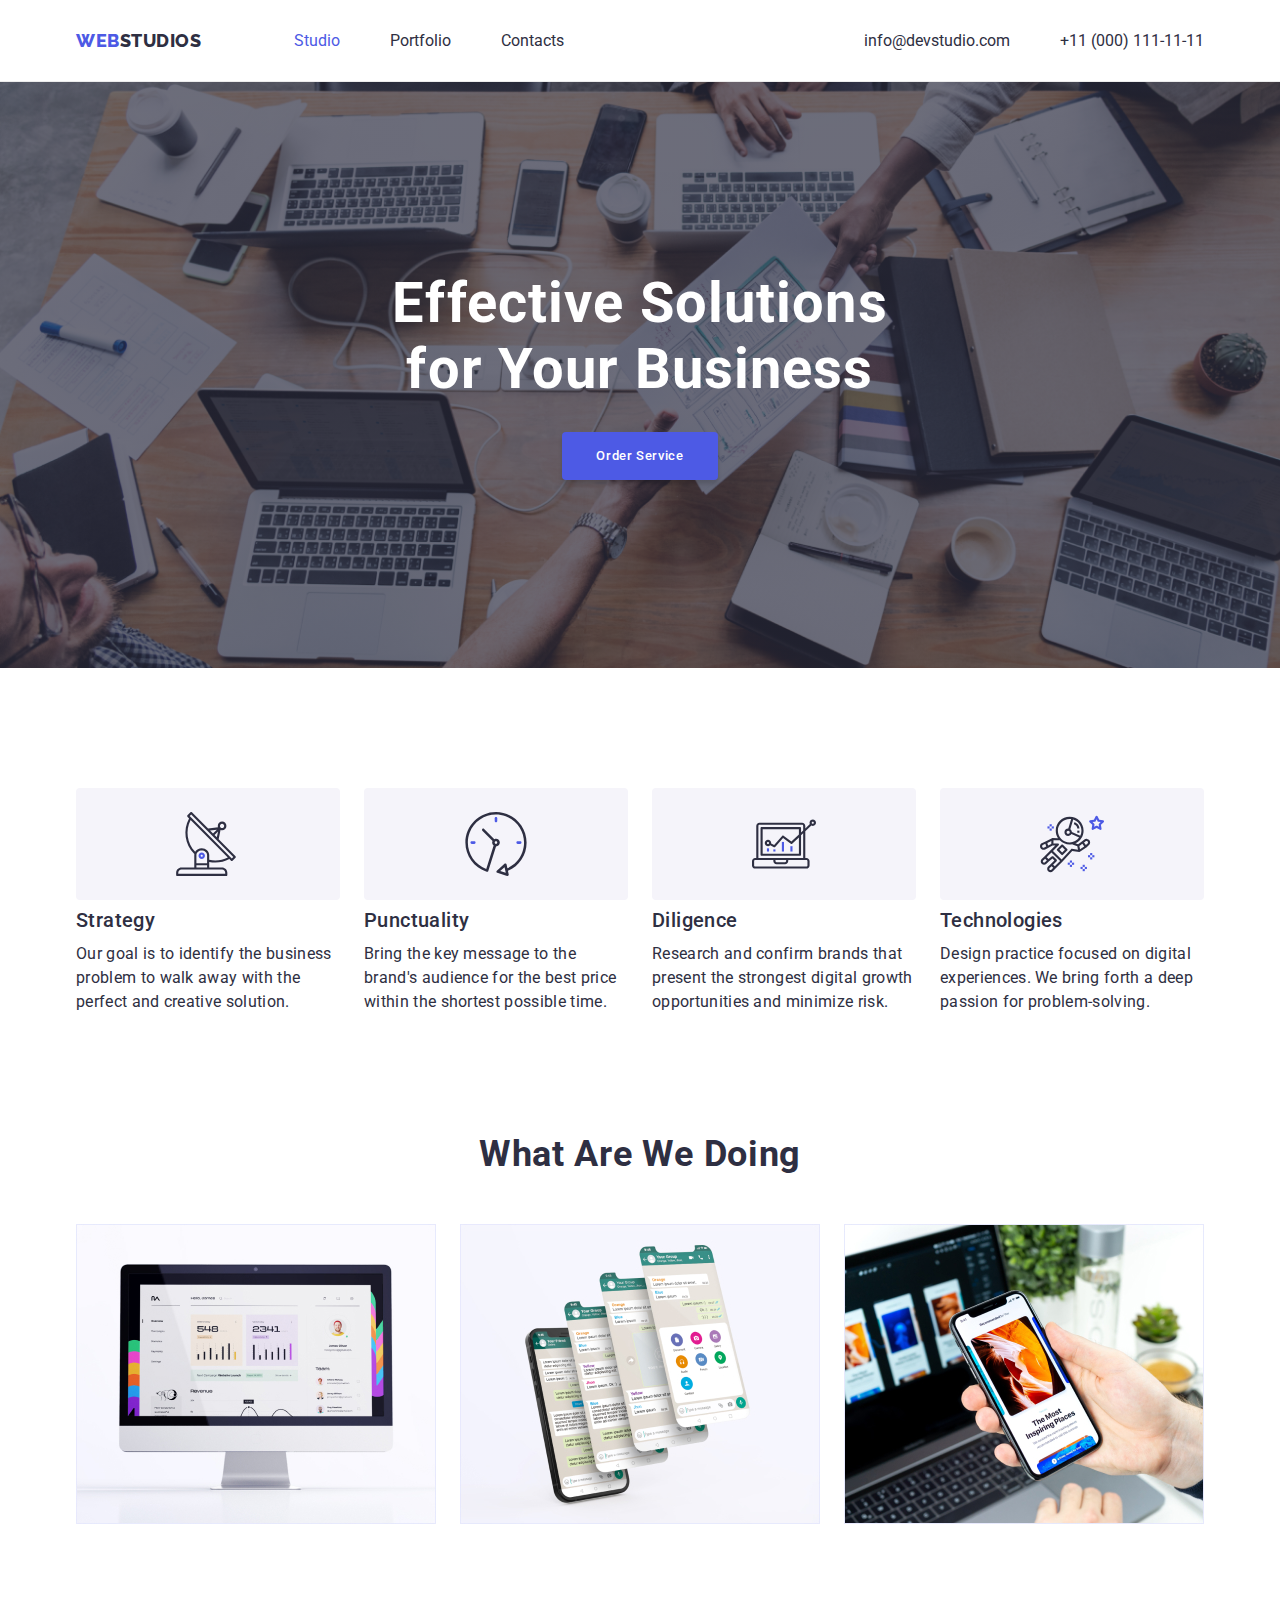
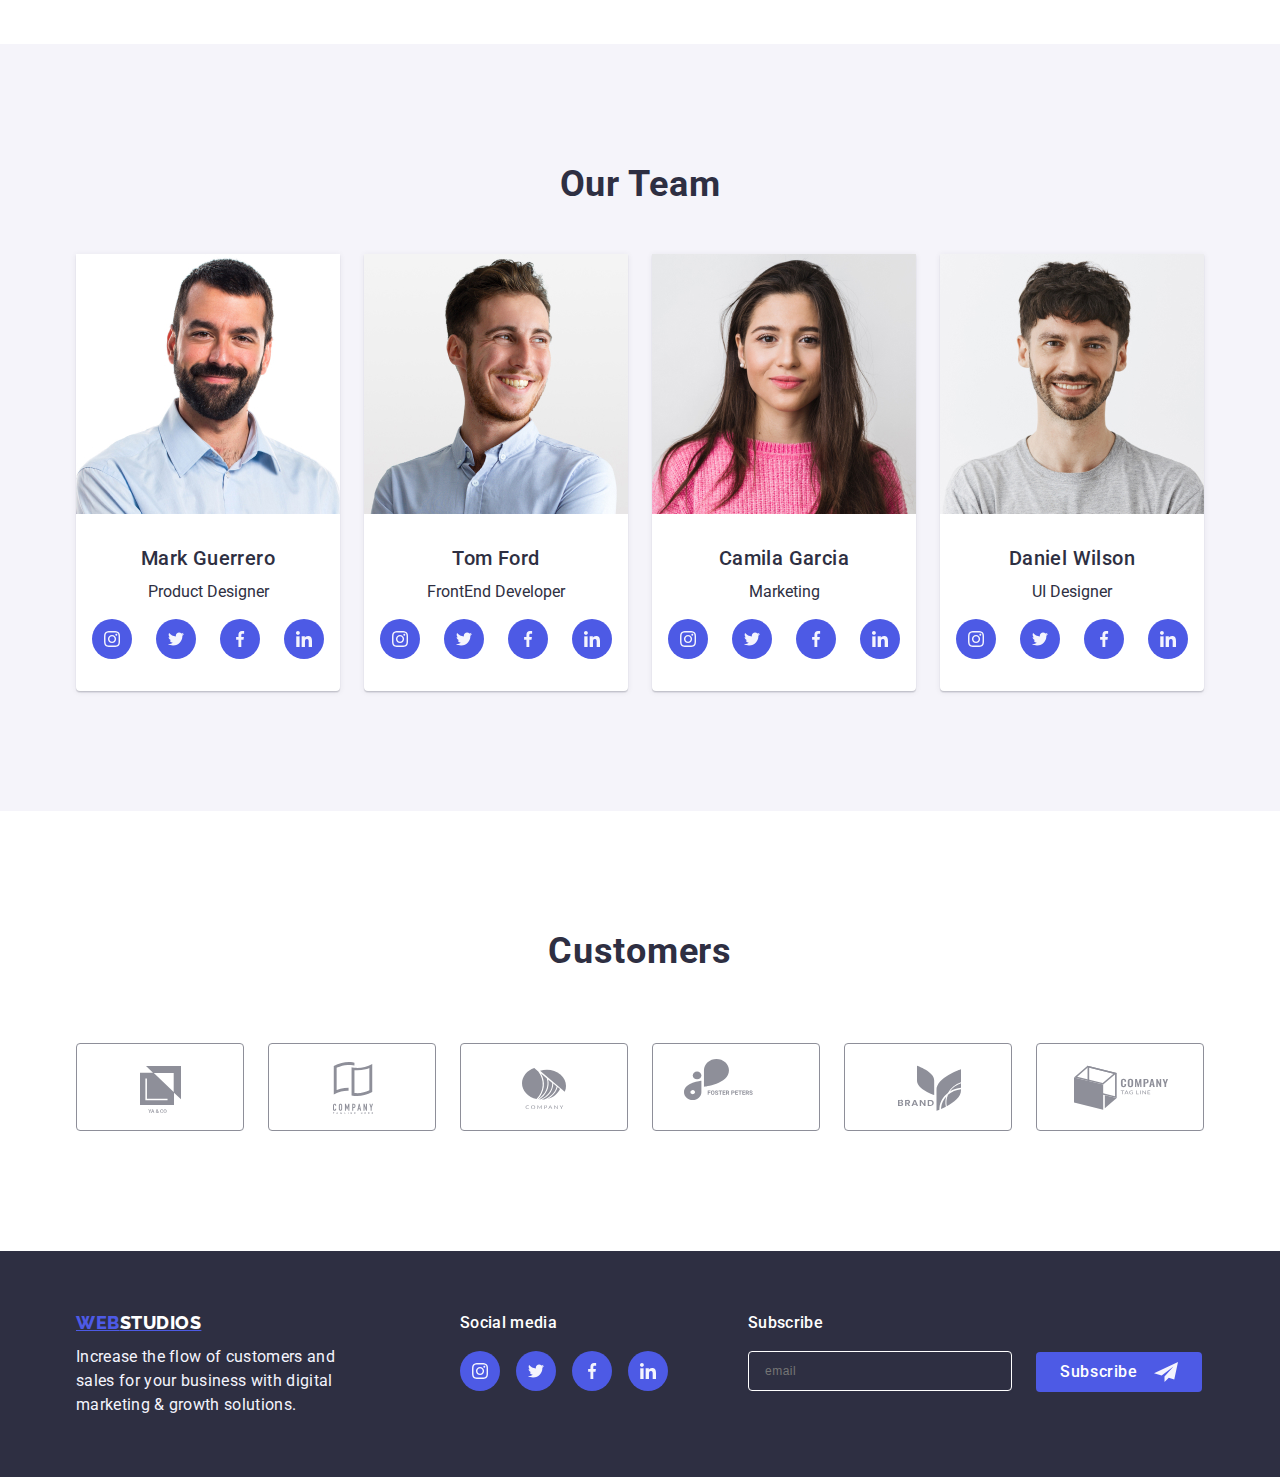
<file: index.html>
<!DOCTYPE html>
<html lang="en">
  <head>
    <title>goit-markup-hw-02</title>
    <meta charset="UTF-8">
    <meta name="viewport" content="width=device-width, initial-scale=1.0" />
    <link href="https://fonts.googleapis.com/css2?family=Raleway:wght@800&family=Roboto:wght@400;500;800;900&display=swap" rel="stylesheet" />
    <link rel="stylesheet" href="./css/styles.css">
  </head>
  <body>
    <header class="page-header">
      <div class="container menu">
        <nav class="header-navigator">
          <a href="index.html" class="logo link">WEB<span class="logo-black">STUDIOS</span></a>
          <ul class="header-navigator-menu list">
            <li class="header-navigator-item">
              <a href="index.html" class="page current link">Studio</a>
            </li>
            <li class="header-navigator-item">
              <a href="portfolio.html" class="page link">Portfolio</a>
            </li>
            <li class="header-navigator-item">
              <a href="/Contacts" class="page link">Contacts</a>
            </li>
          </ul>
        </nav>
        <address class="address">
          <ul class="header-ctas">
            <li class="header-navigator-item-ctas"><a href="mailto:info@devstudio.com" class="contact link">info@devstudio.com</a></li>
            <li class="header-navigator-item-ctas"><a href="tel:110001111111" class="contact link">+11 (000) 111-11-11</a></li>
          </ul>
        </address>
      </div>
    </header>
    <main>
      <section class="hero">
        <div class="container">
          <h1 class="hero-motto">
            Effective Solutions <br> for Your Business
          </h1>
          <button type="button" class="order-service button" data-modal-open> Order Service</button>
        </div>
      </section>
      <section class="section">
        <div class="container">
          <h1 hidden> Features </h1>
          <ul class="features-items">
            <li class="item">
              <div class="icon-svg-features">
                <svg class="icon-items" width="64" height="64">
                    <use href="./images/icons.svg#antenna-1"></use>
                </svg>
              </div>
              <h3 class="title">
                Strategy
              </h3>
              <p class="description">
                Our goal is to identify the business
                problem to walk away with the
                perfect and creative solution.
              </p>
            </li>
            <li class="item">
              <div class="icon-svg-features">
                <svg class="icon-items" width="64" height="64">
                  <use href="./images/icons.svg#clock-1"></use>
                </svg>
              </div>
              <h3 class="title">
                Punctuality
              </h3>
              <p class="description">
                Bring the key message to the
                brand's audience for the best price
                within the shortest possible time.
              </p>
            </li>
            <li class="item">
              <div class="icon-svg-features">
                <svg class="icon-items" width="64" height="64">
                    <use href="./images/icons.svg#diagram-1"></use>
                </svg>
              </div>
              <h3 class="title">
                Diligence
              </h3>
              <P class="description">
                Research and confirm brands that
                present the strongest digital growth
                opportunities and minimize risk.
              </P>
            </li>
            <li class="item">
              <div class="icon-svg-features">
                <svg class="icon-items" width="64" height="64">
                    <use href="./images/icons.svg#astronaut-1"></use>
                </svg>
              </div>
              <h3 class="title">
                Technologies
              </h3>
              <P class="description">
                Design practice focused on digital
                experiences. We bring forth a deep
                passion for problem-solving.
              </P>
            </li>
          </ul>
        </div>
      </section>
        <section class="section no-top-padding">
          <div class="container">
            <h2 class="section-title">What Are We Doing</h2>
            <ul class="wawd-items">
                <li class="item"><img src="images/p1.jpg" alt="monitor" width="360"></li>
                <li class="item"><img src="images/p2.jpg" alt="Application popping up" width="360"></li>
                <li class="item"><img src="images/p3.jpg" alt="Human handling mobile phone" width="360"></li>
            </ul>
          </div>
        </section>
    
      <section class="section bg-team">
        <div class="container">
          <h2 class="section-title">Our Team </h2>
          <ul class="our-team-menu">
            <li class="item">
              <img src="images/Team_Card_1.jpg" alt="Guy Smiling with beard" width="264">
              <div class="details">
                <h3 class="name">Mark Guerrero</h3>
                <p class="position"> Product Designer </p>
                <ul class="team-list-icons">
                  <li class="team-item-icon">
                      <a href="" class="team-link-icon">
                          <svg class="team-icon" width="16" height="16">
                              <use href="./images/icons.svg#instagram"></use>
                          </svg>
                      </a>
                  </li>
                  <li class="team-item-icon">
                      <a href="" class="team-link-icon">
                          <svg class="team-icon" width="16" height="16">
                              <use href="./images/icons.svg#twitter"></use>
                          </svg>
                      </a>
                  </li>
                  <li class="team-item-icon">
                      <a href="" class="team-link-icon">
                          <svg class="team-icon" width="16" height="16">
                              <use href="./images/icons.svg#facebook"></use>
                          </svg>
                      </a>
                  </li>
                  <li class="team-item-icon">
                      <a href="" class="team-link-icon">
                          <svg class="team-icon" width="16" height="16">
                              <use href="./images/icons.svg#linkedin"></use>
                          </svg>
                      </a>
                  </li>
              </ul>
              </div>
            </li>
            <li class="item">
              <img src="images/Team_Card_2.jpg" alt="Guy smiling lookingn at his left side" width="264">
              <div class="details">

                <h3 class="name">Tom Ford</h3>
                <p class="position"> FrontEnd Developer </p>
                <ul class="team-list-icons">
                  <li class="team-item-icon">
                      <a href="" class="team-link-icon">
                          <svg class="team-icon" width="16" height="16">
                              <use href="./images/icons.svg#instagram"></use>
                          </svg>
                      </a>
                  </li>
                  <li class="team-item-icon">
                      <a href="" class="team-link-icon">
                          <svg class="team-icon" width="16" height="16">
                              <use href="./images/icons.svg#twitter"></use>
                          </svg>
                      </a>
                  </li>
                  <li class="team-item-icon">
                      <a href="" class="team-link-icon">
                          <svg class="team-icon" width="16" height="16">
                              <use href="./images/icons.svg#facebook"></use>
                          </svg>
                      </a>
                  </li>
                  <li class="team-item-icon">
                      <a href="" class="team-link-icon">
                          <svg class="team-icon" width="16" height="16">
                              <use href="./images/icons.svg#linkedin"></use>
                          </svg>
                      </a>
                  </li>
              </ul>
              </div>


              
            </li>
            <li class="item">
              <img src="images/Team_Card_3.jpg" alt="Girl on pink" width="264">
              <div class="details">
                <h3 class="name">Camila Garcia</h3>
                <p class="position"> Marketing </p>
                <ul class="team-list-icons">
                  <li class="team-item-icon">
                      <a href="" class="team-link-icon">
                          <svg class="team-icon" width="16" height="16">
                              <use href="./images/icons.svg#instagram"></use>
                          </svg>
                      </a>
                  </li>
                  <li class="team-item-icon">
                      <a href="" class="team-link-icon">
                          <svg class="team-icon" width="16" height="16">
                              <use href="./images/icons.svg#twitter"></use>
                          </svg>
                      </a>
                  </li>
                  <li class="team-item-icon">
                      <a href="" class="team-link-icon">
                          <svg class="team-icon" width="16" height="16">
                              <use href="./images/icons.svg#facebook"></use>
                          </svg>
                      </a>
                  </li>
                  <li class="team-item-icon">
                      <a href="" class="team-link-icon">
                          <svg class="team-icon" width="16" height="16">
                              <use href="./images/icons.svg#linkedin"></use>
                          </svg>
                      </a>
                  </li>
              </ul>
              </div>
              
            </li>
            <li class="item"><img src="images/Team_Card_4.jpg" alt="Guy smiling straight to camera" width="264">
              <div class="details">
                <h3 class="name">Daniel Wilson</h3>
                <p class="position"> UI Designer </p>
                <ul class="team-list-icons">
                  <li class="team-item-icon">
                      <a href="" class="team-link-icon">
                          <svg class="team-icon" width="16" height="16">
                              <use href="./images/icons.svg#instagram"></use>
                          </svg>
                      </a>
                  </li>
                  <li class="team-item-icon">
                      <a href="" class="team-link-icon">
                          <svg class="team-icon" width="16" height="16">
                              <use href="./images/icons.svg#twitter"></use>
                          </svg>
                      </a>
                  </li>
                  <li class="team-item-icon">
                      <a href="" class="team-link-icon">
                          <svg class="team-icon" width="16" height="16">
                              <use href="./images/icons.svg#facebook"></use>
                          </svg>
                      </a>
                  </li>
                  <li class="team-item-icon">
                      <a href="" class="team-link-icon">
                          <svg class="team-icon" width="16" height="16">
                              <use href="./images/icons.svg#linkedin"></use>
                          </svg>
                      </a>
                  </li>
              </ul>
              </div>
              
            </li>
          </ul>
        </div>
      </section>

      <section class="section customers-section">
        <div class="container">
            <h2 class="customers">Customers</h2>
            <ul class="customers-list">
                <li class="customers-item">
                    <svg class="customers-icon" width="104" height="56">
                            <use href="./images/icons.svg#client-1"></use>
                        </svg>
                    </a>
                </li>
                <li class="customers-item">
                    <svg class="customers-icon" width="104" height="56">
                            <use href="./images/icons.svg#client-2"></use>
                        </svg>
                    </a>
                </li>
                <li class="customers-item">
                    <svg class="customers-icon" width="104" height="56">
                            <use href="./images/icons.svg#client-3"></use>
                        </svg>
                    </a>
                </li>
                <li class="customers-item">
                    <svg class="customers-icon" width="104" height="56">
                            <use href="./images/icons.svg#client-4"></use>
                        </svg>
                    </a>
                </li>
                <li class="customers-item">
                    <svg class="customers-icon" width="104" height="56">
                            <use href="./images/icons.svg#client-5"></use>
                        </svg>
                    </a>
                </li>
                <li class="customers-item">
                    <svg class="customers-icon" width="104" height="56">
                           <use href="./images/icons.svg#client-6"></use>
                        </svg>
                    </a>
                </li>
            </ul>
        </div>
    </section>
   
        
    <footer class="footer">
      <div class="container footer-item">
        <div class="footer-logo"> 
               <a href="index.html" class="logo">WEB<span class="logo-white">STUDIOS</span></a>
            
              <p class="footer-description">
                Increase the flow of customers and <br/> sales for your business with digital <br/> marketing & growth solutions.
              </p>
            </div>    
      
          <div class="footer-icon-wrapper">
                <p class="social-media">Social media</p>
                <ul class="footer-icon-list">
                  <li class="footer-icon-item">
                  <a href="" class="footer-icon-link">
                      <svg class="footer-icon" width="16" height="16">
                          <use href="./images/icons.svg#instagram"></use>
                      </svg>
                  </a>
                 </li>
                  <li class="footer-icon-item">
                      <a href="" class="footer-icon-link">
                          <svg class="footer-icon" width="16" height="16">
                              <use href="./images/icons.svg#twitter"></use>
                          </svg>
                      </a>
                  </li>
                  <li class="footer-icon-item">
                      <a href="" class="footer-icon-link">
                          <svg class="footer-icon" width="16" height="16">
                              <use href="./images/icons.svg#facebook"></use>
                          </svg>
                      </a>
                  </li>
                  <li class="footer-icon-item">
                      <a href="" class="footer-icon-link">
                          <svg class="footer-icon" width="16" height="16">
                              <use href="./images/icons.svg#linkedin"></use>
                          </svg>
                      </a>
                  </li>
                </ul>
            </div>
            <div class="footer-social-container"></div>
                <form class="footer-subscription-form" name="subscribe-form" autocomplete="on">
                  <label class="footer-subscription-label">
                    <span class="footer-subscription-text">Subscribe</span>
                    <input class="footer-subscription-input" type="email" name="subsciption-email" placeholder="email">
                  </label>
                  <button class="footer-subscription-button" type="submit"> 
                    Subscribe
                    <svg class="footer-subscription-icon" width="24" height="24">
                      <use href="./images/icons.svg#plane"></use>
                    </svg>
                  </button>
                </form>
            </div>
      </div>

      
    </footer>
    
    <!--modal windows -->

    <div class="backdrop is-hidden" data-modal>
       <div class="modal-container">
        <button class="modal-close"  data-modal-close>
          <svg class="modal-close-icon" width="8" height="8"> 
            <use href="./images/icons.svg#modal-close"></use>
          </svg>
        </button>
        <p class="modal-title">
          Leave your contacts and we will call you back
      </p>

      <form class="modal-signup-form" name="signup-form" autocomplete="on">
        <label class="modal-form-label" for="full-name">
          <span class="modal-form-text">Name</span>
          <input class="form-label-input" type="text" id="full-name" required >
          <svg class="modal-form-icon" width="18" height="24">
          <use href="./images/icons.svg#icon-person"></use>
          </svg>
        </label>

        <label class="modal-form-label" for="phone-number">
          <span class="modal-form-text">Phone</span>
          <input class="form-label-input" type="tel" id="phone-number" required >
          <svg class="modal-form-icon" width="18" height="24">
          <use href="./images/icons.svg#icon-phone"></use>
          </svg>
        </label>

        <label class="modal-form-label" for="email">
          <span class="modal-form-text">Email</span>
          <input class="form-label-input" type="email" id="email-address" required >
          <svg class="modal-form-icon" width="18" height="24">
          <use href="./images/icons.svg#icon-email"></use>
          </svg>
        </label>

        <label class="modal-form-textarea">
          <span class="modal-form-text">Comment</span>
          <textarea name="comment" class="form-label-textarea" placeholder="text input"
          rows="6"></textarea> 
        </label>

        <label class="modal-form-agreement">
          <input class="modal-form-checkbox visually-hidden" type="checkbox" value="agree" name="agree">
          <svg class="modal-checkbox-icon" width="16" height="16">
            <use href="./images/icons.svg#icon-checkmark"></use>
          </svg>
          <span class="modal-form-agreement-text"> I accept the tems and conditions of the 
            <a class="modal-link-text" href="">Privacy Policy</a> 
          </span>
        </label>
        <button class ="modal-form-button" type="submit">Send</button>

        
      

      </form>
        
       </div>
  

    </div>
    <script src="./js/modal.js"></script>   
  </body>
</html>
</file>
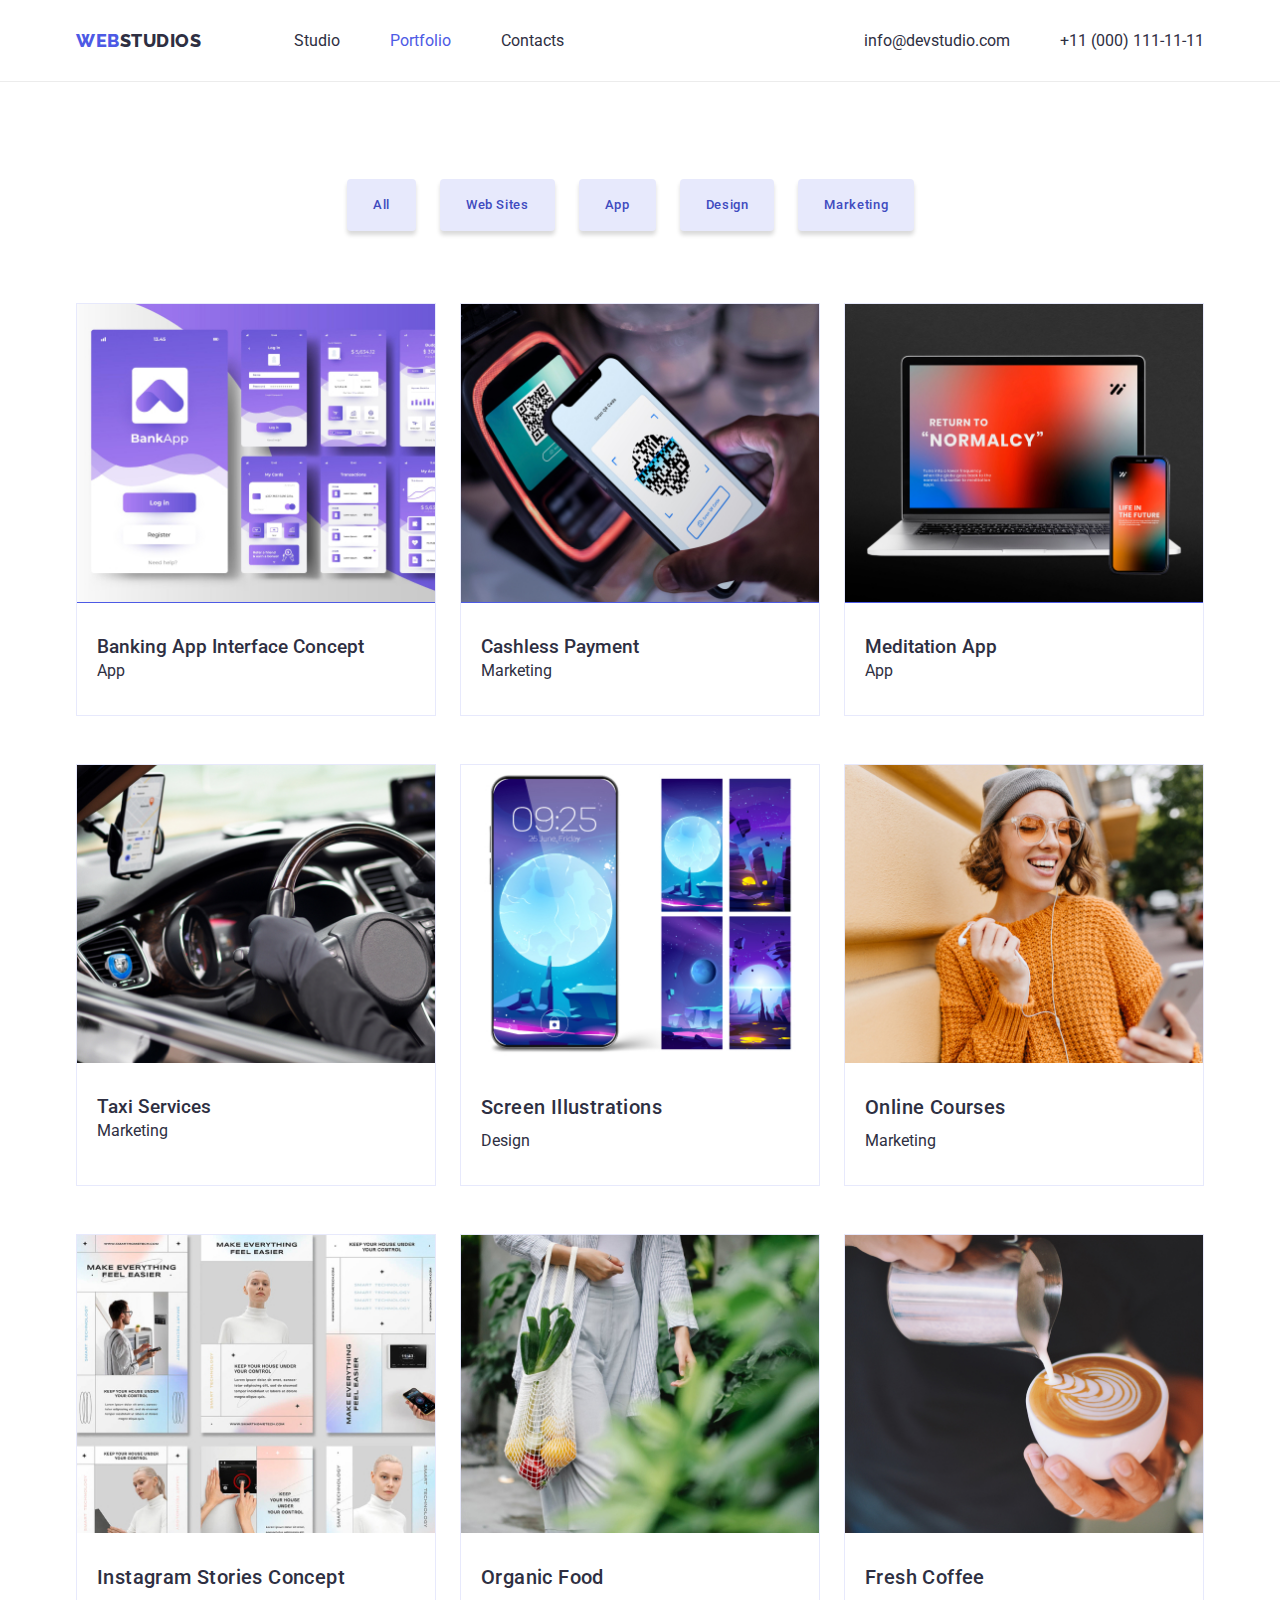
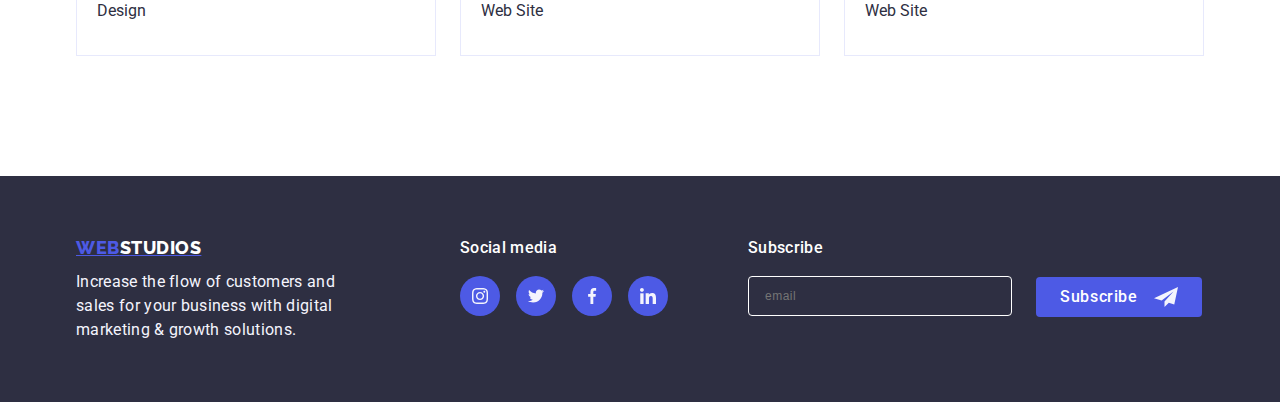
<file: portfolio.html>
<!DOCTYPE html>
<html lang="en">
    <head>
        
        <title>goit-markup-hw-02</title>
        <meta charset="UTF-8">

        <link
        href="https://fonts.googleapis.com/css2?family=Raleway:wght@700&family=Roboto:wght@400;500;700;900&display=swap"
        rel="stylesheet"
      />

      <link rel="stylesheet" href="./css/styles.css">

    </head>
   
<body>
    <header class="page-header">
        <div class="container menu">
          <nav class="header-navigator">
            <a href="index.html" class="logo link">WEB<span class="logo-black">STUDIOS</span></a>
            <ul class="header-navigator-menu list">
              <li class="header-navigator-item">
                <a href="index.html" class="page link">Studio</a>
              </li>
              <li class="header-navigator-item">
                <a href="portfolio.html" class="page current link">Portfolio</a>
              </li>
              <li class="header-navigator-item">
                <a href="/Contacts" class="page link">Contacts</a>
              </li>
            </ul>
          </nav>
          <address class="address">
            <ul class="header-ctas">
              <li class="header-navigator-item-ctas"><a href="mailto:info@devstudio.com" class="contact link">info@devstudio.com</a></li>
              <li class="header-navigator-item-ctas"><a href="tel:110001111111" class="contact link">+11 (000) 111-11-11</a></li>
            </ul>
          </address>
        </div>
      </header>

        <body>
            <section class="categories">
                <div class="container">
                    <ul class="categories-menu">
                        <li> <button type="button" class="button-item"> All </button> </li>
                        <li> <button type="button" class="button-item"> Web Sites </button> </li>
                        <li> <button type="button" class="button-item"> App </button> </li>
                        <li> <button type="button" class="button-item"> Design </button> </li>
                        <li> <button type="button" class="button-item"> Marketing </button> </li>
                     </ul>
                </div>

                
            </section>

            <section class="images-menu">
                <div class="container ">
                    <ul class="img-actual">
                        <li class="img-item">
                            <div class="img-item-overlay">
                                <img src="./images/images-1.jpg"alt="mobile application interface" width="360">
                                <p class="overlay-text">    
                                    14 Stylish and User-Friendly App Design Concepts ·
                                     Task Manager App · Calorie Tracker App · 
                                     Exotic Fruit Ecommerce App · Cloud Storage App
                                </p> 
                            </div>
                            
                            <div class="img-details">
                                <h3 class="image-title-item">
                                    Banking App Interface Concept
                                </h3>
                                <p>
                                    App
                                </p>
                            </div>
                            
                        </li>
                        <li class="img-item">
                            <div class="img-item-overlay">
                                <img class="img-item-picture" src="./images/images-2.jpg"alt="human hands holding a mobile phone scanning QR for payment" width="360">
                                <p class="overlay-text">    
                                    14 Stylish and User-Friendly App Design Concepts ·
                                     Task Manager App · Calorie Tracker App · 
                                     Exotic Fruit Ecommerce App · Cloud Storage App
                                </p>
                            </div>
                            <div class="img-details">
                                <h3 class="image-title-item">
                                    Cashless Payment
                                </h3>
                                <p>
                                    Marketing
                                </p>
                            </div>
                            
                        </li>
                        <li class="img-item">
                            <div class="img-item-overlay">
                                <img src="./images/images-3.jpg"alt="Laptop and Celphone with same design feautures on screen" width="360">
                                <p class="overlay-text">    
                                    14 Stylish and User-Friendly App Design Concepts ·
                                     Task Manager App · Calorie Tracker App · 
                                     Exotic Fruit Ecommerce App · Cloud Storage App
                                </p>
                            </div>
                            
                            <div class="img-details">
                                <h3 class="image-title-item">
                                    Meditation App
                                </h3>
                                <p>
                                    App
                                </p>
                            </div>
                           
                        </li>
                         <li class="img-item">
                            <div class="img-item-overlay">
                                <img src="./images/images-4.jpg"alt="human driving a car" width="360">
                                <p class="overlay-text">    
                                    14 Stylish and User-Friendly App Design Concepts ·
                                     Task Manager App · Calorie Tracker App · 
                                     Exotic Fruit Ecommerce App · Cloud Storage App
                                </p>
                            </div>
                            
                            <div class="img-details">
                                <h3 class="image-title-item">
                                    Taxi Services
                                </h3>
                                <p>
                                    Marketing
                                </p>
                            </div>
                            
                        </li>
                         <li class="img-item">
                            <div class="img-item-overlay">
                                <img src="./images/images-5.jpg"alt="screen designs for mobile" width="360">
                                <p class="overlay-text">    
                                    14 Stylish and User-Friendly App Design Concepts ·
                                     Task Manager App · Calorie Tracker App · 
                                     Exotic Fruit Ecommerce App · Cloud Storage App
                                </p>
                            </div>
                            
                            <div class="img-details">
                                <h3 class="name">
                                    Screen Illustrations
                                </h3>
                                <p class="service">
                                    Design
                                </p>
                            </div>
                            
                        </li>
                        <li class="img-item">
                            <div class="img-item-overlay">
                                <img src="./images/images-6.jpg"alt="woman smiling looking at the mobile"width="360">
                                <p class="overlay-text">    
                                    14 Stylish and User-Friendly App Design Concepts ·
                                     Task Manager App · Calorie Tracker App · 
                                     Exotic Fruit Ecommerce App · Cloud Storage App
                                </p>
                            </div>
                            
                            <div class="img-details"> 
                                <h3 class="name">
                                    Online Courses
                                </h3>
                                    <p class="service">
                                         Marketing
                                    </p>
                            </div>
                           
                        </li>
                        <li class="img-item">
                            <div class="img-item-overlay">
                                <img src="./images/images-7.jpg"alt="concept image; multiple woman looking in front" width="360">
                                <p class="overlay-text">    
                                    14 Stylish and User-Friendly App Design Concepts ·
                                     Task Manager App · Calorie Tracker App · 
                                     Exotic Fruit Ecommerce App · Cloud Storage App
                                </p>
                            </div>
                          
                            <div class="img-details">
                                <h3 class="name">
                                    Instagram Stories Concept
                               </h3>
                                   <p class="service">
                                        Design
                                    </p>
                            </div>
                                
                        </li>
                        <li class="img-item">
                            <div class="img-item-overlay">
                                <img src="./images/images-8.jpg"alt="human holding groceries" width="360">
                                <p class="overlay-text">    
                                    14 Stylish and User-Friendly App Design Concepts ·
                                     Task Manager App · Calorie Tracker App · 
                                     Exotic Fruit Ecommerce App · Cloud Storage App
                                </p>
                            </div>
                            
                            <div class="img-details">
                                <h3 class="name">
                                    Organic Food
                                </h3>
                                    <p class="service">
                                         Web Site
                                    </p>
                            </div>
                            
                            <li class="img-item">
                                <div class="img-item-overlay">
                                    <img src="./images/images-9.jpg"alt="human designing coffee" width="360">
                                    <p class="overlay-text">    
                                        14 Stylish and User-Friendly App Design Concepts ·
                                         Task Manager App · Calorie Tracker App · 
                                         Exotic Fruit Ecommerce App · Cloud Storage App
                                    </p>
                                </div>
                                
                                <div class="img-details">
                                    <h3 class="name">
                                        Fresh Coffee
                                     </h3>
                                     <p class="service">
                                         Web Site
                                     </p>  
                                </div>
                                
                            </li>
    
                        </li>
    
                    </ul>
                </div>
                
            </section>


               

        </body>

        <footer class="footer">
            <div class="container footer-item">
              <div class="footer-logo"> 
                     <a href="index.html" class="logo">WEB<span class="logo-white">STUDIOS</span></a>
                  
                    <p class="footer-description">
                      Increase the flow of customers and <br/> sales for your business with digital <br/> marketing & growth solutions.
                    </p>
                  </div>    
            
                <div class="footer-icon-wrapper">
                      <p class="social-media">Social media</p>
                      <ul class="footer-icon-list">
                        <li class="footer-icon-item">
                        <a href="" class="footer-icon-link">
                            <svg class="footer-icon" width="16" height="16">
                                <use href="./images/icons.svg#instagram"></use>
                            </svg>
                        </a>
                       </li>
                        <li class="footer-icon-item">
                            <a href="" class="footer-icon-link">
                                <svg class="footer-icon" width="16" height="16">
                                    <use href="./images/icons.svg#twitter"></use>
                                </svg>
                            </a>
                        </li>
                        <li class="footer-icon-item">
                            <a href="" class="footer-icon-link">
                                <svg class="footer-icon" width="16" height="16">
                                    <use href="./images/icons.svg#facebook"></use>
                                </svg>
                            </a>
                        </li>
                        <li class="footer-icon-item">
                            <a href="" class="footer-icon-link">
                                <svg class="footer-icon" width="16" height="16">
                                    <use href="./images/icons.svg#linkedin"></use>
                                </svg>
                            </a>
                        </li>
                      </ul>
                  </div>
                  <div class="footer-social-container"></div>
                    <form class="footer-subscription-form" name="subscribe-form" autocomplete="on">
                        <label class="footer-subscription-label">
                            <span class="footer-subscription-text">Subscribe</span>
                            <input class="footer-subscription-input" type="email" name="subsciption-email" placeholder="email">
                        </label>
                        <button class="footer-subscription-button" type="submit"> 
                        Subscribe
                        <svg class="footer-subscription-icon" width="24" height="24">
                          <use href="./images/icons.svg#plane"></use>
                        </svg>
                        </button>
                        </form>
                  </div>
              </div>
            </div>
          
              
          
          </footer>
    </html>
</file>
<file: css/styles.css>
:root {
  --primary-text-color: #757575;
  --accent-color: #2196f3;
  --primary-white-color: #ffffff;
  --primary-black-color: #2e2f42;
  --logo-blue: #4d5ae5;
  --logo-black: #2e2f42;
  --text-white-opacity: rgba(255, 255, 255, 0.6);
  --text-primary-white: #ffff;
  --button-primary-hover: #188ce8;
  --button-portfolio-normal: #e7e9fc;
  --button-portfolio-hover: #404bbf;
  --primary-hover-color: #4d5ae5;
  --button-filter: #fff;
  --background-black: #2f303a;
  --background-grey: #f5f4fa;
  --hero-background: #2e2f42;
  --color-cloud: #f4f4fd;
  --color-slate: #434455;
  --color-green: #31D0AA;
  --color-lightslate: #8E8F99;
  --DAIRY: #FCFCFC;
  --color-ocean: #404bbf;
  --color-navyblue-modal: #2E2F42;
  
}

/* CSS RESETS */

*,
::after,
::before {
  box-sizing: border-box;
  margin: 0;
}

h1,
h2,
h3,
h4,
h5,
h6,
p {
  margin: 0;
}

img {
  display: block;
  max-width: 100%;
  height: auto;
}

address {
  font-style: inherit;
}

.link {
  text-decoration: none;
  color: inherit;
}

ul {
  list-style: none;
  padding: 0;
  margin: 0;
}

.figure {
  margin: 0px;
}

.container {
  width: 1158px;
  padding: 0 15px;
  margin: 0 auto;
}

.section {
  padding: 120px 0;
}

body {
  color: var(--primary-black-color);
  font-family: "Roboto", sans-serif;
  background-color: var(--primary-white-color);
  font-size: 16px;
}

/* Header */

/* logo */

.logo {
  font-family: "Raleway", sans-serif;
  font-weight: 800;
  font-size: 18px;
  line-height: 1.125;
  letter-spacing: 0.54px;
  text-transform: uppercase;
  color: var(--logo-blue);
}

.logo-black {
  color: var(--logo-black);
}

.logo-white {
  color: var(--primary-white-color);
}

.menu,
.header-navigator,
.header-navigator-menu,
.header-ctas {
  display: flex;
  align-items: center;
}

.header-navigator-menu {
  margin-left: 93px;
}

.address {
  margin-left: auto;
}

.header-navigator-menu .header-navigator-item:not(:last-child),
.header-ctas .header-navigator-item-ctas:not(:last-child) {
  margin-right: 50px;
}

.header-navigator-menu .page,
.header-ctas .contact {
  display: block;
  padding-top: 32px;
  padding-bottom: 31px;
  color: var(--primary-black-color);
  font-weight: 500px;
  line-height: 1.15em;
}

.header-navigator-item {
  position: relative;
  transition: width 250ms cubic-bezier(0.4, 0, 0.2, 1)
}

.header-navigator-item:hover ::after {
  width: 100%;
}

.header-navigator-item ::after {
  content: '';
  border-radius: 2px;
  background-color: var(--color-ocean);
  height: 4px;
  width: 0%;
  position:absolute;
  left: 0;
  bottom: 5px;
  transition: width 250ms cubic-bezier(0.4, 0, 0.2, 1)
}




/* Header Navigation Links Hovaer and Focus + current page */
.header-navigator-menu .page:hover,
.header-navigator-menu .page:focus,
.header-navigator-menu .page.current{
  color: var(--primary-hover-color);
}

/* Header Contacts Hover and Focus */
.header-ctas .contact:hover,
.header-ctas .contact:focus {
  color: var(--primary-hover-color);
}

.page-header {
  border-bottom: 1px solid #ececec;
}


/* Hero */

.hero {
  background-image: url(../images/people-office.jpg);
  max-width: 1440px;
  margin: 0 auto;
  background-repeat: no-repeat;
  background-size: cover;
  object-fit: cover;        
  color: var(--text-primary-white);
  text-align: center;
  padding: 188px 0; 
  background-image: linear-gradient(rgba(46, 47, 66, 0.7),
  rgba(46, 47, 66, 0.7)),
    url(../images/people-office.jpg);

}

.hero-motto {
  margin-bottom: 30px;
  font-weight: 700;
  font-size: 56px;
  letter-spacing: 1.12px;
}

.button {
  font-family: inherit;
  letter-spacing: 0.03em;
  cursor: pointer;
  border-color: transparent;
  border-radius: 4px;
}

.order-service {
  color: var(--button-filter);
  background-color: var(--primary-hover-color);
  padding: 10px 32px;
  box-shadow: 0px 4px 4px 0px rgba(0, 0, 0, 0.15);
  font-weight: 500;
  line-height: 24px; /* 150% */
  letter-spacing: 0.64px;
}



/* Feature */

.features-items {
  display: flex;
  flex-wrap: wrap;
  gap: 24px;
}

.features-items .item {
  flex-basis: calc((100% - 72px) / 4);
}

.features-items .title {
  margin-bottom: 10px;
  font-size: 20px;
  font-weight: 500;
  line-height: 24px; /* 120% */
  letter-spacing: 0.4px;
}

.features-items .description {
  line-height: 24px; /* 150% */
  letter-spacing: 0.32px;
}

/*SVG STYLING AREA*/

.icon-svg-features {
  height: 112px;
  align-items: center;
  justify-content: center;
  border-radius: 4px;
  background-color: var(--background-grey);
  margin-bottom: 8px;
}

.icon-items {
  margin: 24px 100px;
}



/*our team svg styling area*/
.team-link-icon {
  width: 40px;
  height: 40px;
}

.team-list-icons {
  display: flex;
  align-items: center;
  justify-content: center;
  gap: 24px;
}

.team-link-icon {
  display: flex;
  align-items: center;
  justify-content: center;
  width: 40px;
  height: 40px;
  background-color: var(--logo-blue);
  border-radius: 20px;
  transition: background-color 250ms cubic-bezier(0.4, 0, 0.2, 1);
}

.team-icon {
  fill: var(--color-cloud);
}

.team-item-icon {
  padding-top: 15px;
}

.customers-list {
  width: 100%;
  display: flex;
  justify-content: center;
  align-items: center;
  gap: 24px;
}

.customers-icon {
  width: 100%;
  fill: var(--color-lightslate);
}

.customers-item {
  display: flex;
  justify-content: center;
  align-items: center;
  width: 168px;
  height: 88px;
  color: var(--color-slate);
  border-radius: 4px;
  border: 1px solid var(--color-lightslate);
  cursor: pointer;
}

/* end od svg styling area */

/* What are we doing */

.no-top-padding {
  padding-top: 0;
}

.section-title {
  margin-bottom: 50px;
  color: var(--primary-black-color);
  font-weight: 700;
  line-height: 40px; /* 111.111% */
  letter-spacing: 0.72px;
  text-transform: capitalize;
  font-size: 36px;
  text-align: center;
}

.wawd-items {
  display: flex;
  flex-wrap: wrap;
  gap: 24px;
}

.wawd-items .item {
  flex-basis: calc((100% - 48px) / 3);
}

/* Our Team */

.bg-team {
  background-color: var(--background-grey);
}

.our-team-menu {
  display: flex;
  flex-wrap: wrap;
  gap: 24px;
}



.our-team-menu .item {
  flex-basis: calc((100%-72px) / 4);
  width: 264px;
  background-color: var(--primary-white-color);
  box-shadow: 0px 2px 1px 0px rgba(46, 47, 66, 0.08),
    0px 1px 1px 0px rgba(46, 47, 66, 0.16),
    0px 1px 6px 0px rgba(46, 47, 66, 0.08);
  border-radius: 0px 0px 4px 4px;
  
}
/* Formula: calc((100% - number_of_gaps_in_row * value_of_one_gap) / number_of_elements_in_row) */

.details {
  line-height: 24px;
  padding: 32px 20px;
  text-align: center;
}

.our-team-menu .name {
  margin-bottom: 10px;
  font-size: 20px;
  font-weight: 500;
  letter-spacing: 0.4px;
}

.customers-section {
  background-color: var(--button-filter);
  
}

.customers {
  padding-bottom: 72px;
  color: var(--color-navy-blue);
  text-align: center;
  font-family: Roboto;
  font-size: 36px;
  font-style: normal;
  font-weight: 700;
  line-height: 40px;
  letter-spacing: 0.72px;
  text-transform: capitalize;
}

.customers-list {
  width: 100%;
  display: flex;
  justify-content: center;
  align-items: center;
  gap: 24px;
}

.customers-item {
  display: flex;
  justify-content: center;
  align-items: center;
  width: 168px;
  height: 88px;
  color: var(--color-slate);
  border-radius: 4px;
  border: 1px solid var(--color-slate);
  cursor: pointer;
}

.customers-icon {
  width: 100%;
  fill: var(--color-lightslate);
}

.customers-item:hover {
  border-color: var(--color-ocean);
  fill: var(--color-ocean);
}

.customers-icon:hover {
  fill: var(--color-ocean);
}

/*hover tranformation for images */

.img-item:hover,
.img-item:focus {
    box-shadow: 0px 2px 1px 0px rgba(46, 47, 66, 0.08), 0px 1px 1px 0px rgba(46, 47, 66, 0.16), 0px 1px 6px 0px rgba(46, 47, 66, 0.08);
}

/* Categories */

.categories-menu {
  list-style: none;
  align-items: center;
  display: flex;
  flex-wrap: wrap;
  gap: 24px;
 }

 .categories-menu:nth-child(1) {
  margin-left: 271px;
}

 .categories-menu .button-item {
  font-family: inherit;
  letter-spacing: 0.03em;
  color: var(--button-portfolio-hover);
  box-shadow: 0px 4px 4px 0px rgba(0, 0, 0, 0.15);
  font-weight: 500;
  line-height: 24px; /* 150% */
  letter-spacing: 0.64px;
  border-color: transparent;
  border-radius: 4px;
  margin-top: 97px;
  margin-bottom: 72px;
  padding: 12px 24px;
 }

 /*IMAGES SECTION*/

 .images-menu {
  list-style: none;
  margin-bottom: 120px;
}

 .img-actual {
  display: flex;
  flex-wrap: wrap;
  gap: 48px 24px;
  }

 .img-item {
  background-color: var(--primary-white-color);
  border: 1px solid #e7e9fc;
  box-sizing: border-box;
  flex-basis: calc((100% - 48px) / 3);
  transition: box-shadow 250ms cubic-bezier(0.4, 0, 0.2, 1);
  cursor: pointer;
 }

 .img-item-picture {
  display: block;
  max-width: 100%;
  height: auto;
  overflow: clip;
 }
 

 .img-details {
  line-height: 24px;
  padding: 32px 20px;
 
 }

 .img-details .name {
  margin-bottom: 10px;
  font-size: 20px;
  font-weight: 500;
  letter-spacing: 0.4px;
 }

 

/* Footer */

.footer {
  padding: 60px 0;
  background-color: var(--hero-background);
  
}

.footer-item {
  text-align: start;
  display: flex;
  flex-wrap: wrap;
}

.footer-logo {
  letter-spacing: 0.03em;
  line-height: 1.3em;
  font-size: 18px;
  font-weight: 800;
  font-family: Raleway;
  margin-right: 120px;
}

.footer-description {
  font-family: Roboto;
  font-size: 16px;
  font-weight: 400;
  letter-spacing: 0.02em;
  line-height: 1.5em;
  color: var(--color-cloud);
  width: 264px;
  margin-left: auto;
  margin-right: auto;
  padding-top: 10px;
}

.footer-container {
  background-color: var(--hero-background);
  display: flex;
  box-sizing: content-box;
  height: 312px;
}

.footer-container {
  flex-wrap: wrap;
  gap: 24px;
 }

.footer-icon-list {
  display: flex;
  align-items: center;
  justify-content: center;
  gap: 16px;
  padding: 0;
}

.footer-icon-link {
  display: flex;
  align-items: center;
  justify-content: center;
  width: 40px;
  height: 40px;
  background-color: var(--logo-blue);
  border-radius: 20px;
}

.footer-icon-link {
  width: 40px;
  height: 40px;
}

.footer-icon {
  fill: var(--color-cloud);
}

.footer-icon-link:hover,
.footer-icon-link:focus {
  background-color: var(--color-green);
}

.footer-icon-link:hover,
.footer-icon-link:focus {
  background-color: var(--color-green);
}

.social-media {
  color: var(--primary-white-color);
  font-family: Roboto;
  font-size: 16px;
  font-style: normal;
  font-weight: 500;
  line-height: 24px;
  letter-spacing: 0.32px;
  margin-bottom: 16px;
  
}

.footer-social-container {
  margin-left: 80px;
}

.footer-subscription-form {
  display: flex;
  gap: 24px;
}

.footer-subscription-text {
  color: var(--text-primary-white);
  font-size: 16px;
  font-weight: 500;
  line-height: 24px;
  letter-spacing: 0.32px;
  display: block;
}

.footer-subscription-input {
  color: var(--text-primary-white);
  background-color: transparent;
  font-size: 12px;
  font-weight: 400;
  line-height: 24px;
  letter-spacing: 0.48px;
  width: 264px;
  height: 40px;
  padding: 8px 16px;
  outline: none;
  border-radius: 4px;
  border: 1px solid var(--primary-white-color);
  box-shadow: 0px 2px 1px 0px rgba(46, 47, 66, 0.15);
  margin-top: 16px;
  transition: border 250ms cubic-bezier(0.4, 0, 0.2, 1);
}
.footer-subscription-input:hover, .footer-subscription-input:focus {
  border: 1px solid var(--color-ocean);
}

.footer-subscription-button {
  border: none;
  border-radius: 4px;
  background: var(--primary-hover-color);
  padding: 8px 24px;
  margin-bottom: 25px;
  display: flex;
  justify-content: center;
  align-items: center;
  align-self: flex-end;
  gap: 16px;
  cursor: pointer;
  color: var(--primary-white-color);
  font-family: inherit;
  font-size: 16px;
  font-style: normal;
  font-weight: 500;
  letter-spacing: 0.64px;
  transition: background-color 250ms cubic-bezier(0.4, 0, 0.2, 1);
}

.footer-subscription-icon {
  fill: var(--color-cloud);
}

/*end of footer*/

/*SVG STYLING AREA*/

.team-link-icon {
  width: 40px;
  height: 40px;
}

.team-list-icons {
  display: flex;
  align-items: center;
  justify-content: center;
  gap: 24px;
}

.team-link-icon {
  display: flex;
  align-items: center;
  justify-content: center;
  width: 40px;
  height: 40px;
  background-color: var(--logo-blue);
  border-radius: 20px;
  transition: background-color 250ms cubic-bezier(0.4, 0, 0.2, 1);
}

.team-icon {
  fill: var(--color-cloud);
}

.team-item-icon {
  padding-top: 15px;
}

.customers-list {
  width: 100%;
  display: flex;
  justify-content: center;
  align-items: center;
  gap: 24px;
}

.customers-icon {
  width: 100%;
  fill: var(--color-lightslate);
}

.customers-item {
  display: flex;
  justify-content: center;
  align-items: center;
  width: 168px;
  height: 88px;
  color: var(--color-slate);
  border-radius: 4px;
  border: 1px solid var(--color-lightslate);
  cursor: pointer;
}

/* end of svg styling area */

/* interactive elements styling area */

/* Header Navigation Links Hover and Focus + current page */
.header-navigator-menu .page:hover,
.header-navigator-menu .page:focus,
.header-navigator-menu .page.current{
  color: var(--primary-hover-color);
}

/* Header Contacts Hover and Focus */
.header-ctas .contact:hover,
.header-ctas .contact:focus {
  color: var(--primary-hover-color);
}

.team-link-icon:hover,
.team-link-icon:focus {
    background-color: var(--button-portfolio-hover)
  }




.order-service:hover,
.order-service:focus {
  background-color: var(--button-portfolio-hover);
}

.img-item:hover .overlay-text {
  transform: translateY(0);
}

/*end of interactive elements styling area */

/*OVERLAYS*/  

.img-item-overlay {
  position: relative;
  overflow: hidden;
}

.overlay-text {

  position: absolute;
  top: 0;
  height: 100%;
  width: 100%;
  color: var(--color-cloud);
  font-family: Roboto;
  font-size: 16px;
  font-weight: 400;
  line-height: 1.5em;
  letter-spacing: 0.32px;
  padding: 40px 32px;
  transform: translateY(100%);
  background-color: var(--primary-hover-color);
  transition: transform 250ms cubic-bezier(0.4, 0, 0.2, 1);
  will-change: transform;

}
.header-navigator-item-ctas :hover {
  color: var(--primary-hover-color);
}

/*INTERACTION ELEMENT */

/* Header Navigation Links Hovaer and Focus + current page */
.header-navigator-menu .page:hover,
.header-navigator-menu .page:focus,
.header-navigator-menu .page.current{
  color: var(--primary-hover-color);
}

/* Header Contacts Hover and Focus */
.header-ctas .contact:hover,
.header-ctas .contact:focus {
  color: var(--primary-hover-color);
}

.team-link-icon:hover,
.team-link-icon:focus {
    background-color: var(--button-portfolio-hover);
}


.customers-item:hover {
  border-color: var(--button-portfolio-hover);
  fill: var(--button-portfolio-hover);
}

.customers-icon:hover {
  fill: var(--button-portfolio-hover);
}

/*MODAL*/

.backdrop {
  background-color:rgba(46, 47, 66, 0.40);
  position: fixed;
  display: flex;
  align-items: center;
  justify-content: center;
  width: 100%;
  height: 100%;
  top: 0px;
  left: 0px;
  pointer-events: auto;
  transition: opacity 250ms cubic-bezier(0.4, 0, 0.2, 1),
  visibility 250ms cubic-bezier(0.4, 0, 0.2, 1);
}

.backdrop.is-hidden {
  visibility: hidden;
  opacity: 0;
  pointer-events: none;
}


.modal-container {
  position:absolute;
  width: 408px;
  height: 584px;
  background-color: var(--DAIRY);
  box-shadow: 0px 2px 1px 0px rgba(0, 0, 0, 0.20),
               0px 1px 3px 0px rgba(0, 0, 0, 0.12), 
               0px 1px 1px 0px rgba(0, 0, 0, 0.14);
  border-radius: 4px;
  padding: 72px 24px 24px;
  transition: transform 250ms cubic-bezier(0.4, 0, 0.2, 1);
 
}

.modal-title {
  color: var(--color-navy-blue);
  text-align: center;
  font-size: 16px;
  font-weight: 500;
  line-height: 24px;
  letter-spacing: 0.32px;
}

.modal-form-label, .modal-form-textarea {
  display: block;
  position: relative;
}

.modal-form-text {
  color: var(--color-lightslate);
  font-size: 12px;
  font-weight: 400;
  line-height: 14px;
  letter-spacing: 0.48px;
  position: absolute;
  top: -16px
}

.modal-checkbox-icon {
  fill:var(--primary-white-color);
  border-radius: 2px;
  border: 1px solid var(--color-lightslate);
  margin-right: 8px;
  transition: background-color 250ms cubic-bezier(0.4, 0, 0.2, 1), border-color 250ms cubic-bezier(0.4, 0, 0.2, 1) ;
}

.modal-form-checkbox:checked + .modal-checkbox-icon {
  background-color: var(--logo-blue);
  border-color: var(--logo-blue);
}

.visually-hidden {
  position: absolute;
  border: 0;
  padding: 0;
  opacity: 0;
}

.modal-form-textarea {
  margin-bottom: 16px;
}

.modal-form-agreement-text {
  color: var(--color-lightslate);
  font-size: 12px;
  font-weight: 400;
  letter-spacing: 0.48px;
}

.modal-form-agreement {
  display:flex;
  align-items:center;
  justify-content: center;
  margin-bottom: 24px;
  cursor: pointer;
}

.form-label-input, .form-label-textarea {
  color: var(--color-navy-blue);
  font-size: 12px;
  font-weight: 500;
  line-height: 14px;
  letter-spacing: 0.48px;
  display: block;
  width: 100%;
  margin-top: 30px;
  padding: 11px 16px 11px 40px;
  outline: none;
  border-radius: 4px;
  border: 1px solid var(--color-navyblue-modal);
  transition: border 250ms cubic-bezier(0.4, 0, 0.2, 1);
}

.modal-form-icon {
  fill: var(--color-navyblue-modal);
  position: absolute;
  left: 16px;
  top: 50%;
  transform: translateY(-50%);
  transition: fill 250ms cubic-bezier(0.4, 0, 0.2, 1);
}

.form-label-input:hover, .form-label-input:focus, .form-label-textarea:hover, .form-label-textarea:focus {
  outline: none;
  border: 1px solid var(--logo-blue);
}

.form-label-input:hover + .modal-form-icon, .form-label-input:focus + .modal-form-icon {
  fill: var(--logo-blue);
}

.form-label-textarea {
  resize: none;
}

.modal-form-button {
  color: var(--primary-white-color);
  text-align: center;
  font-size: 16px;
  font-weight: 500;
  line-height: 24px;
  letter-spacing: 0.64px;
  border: none;
  border-radius: 4px;
  background: var(--logo-blue);
  box-shadow: 0px 4px 4px 0px rgba(0, 0, 0, 0.15);
  padding: 16px 38px;
  margin:  0 auto;
  cursor: pointer;
  display: block;
  transition: background-color 250ms cubic-bezier(0.4, 0, 0.2, 1);
  

}

.modal-form-button:hover {
  background-color: var(--color-ocean);
}

.modal-close {
  padding: 0;
  margin: 0;
  width: 24px;
  height: 24px;
  background-color: var(--button-portfolio-normal);
  border-radius: 50%;
  border: 1px solid rgba(46, 47, 66, 0.4);
  position: absolute;
  right: 24px;
  top: 24px;
  display: flex;
  justify-content: center;
  align-items: center;
  color: (var(--primary-black-color));
  transition: background-color 250ms cubic-bezier(0.4, 0, 0.2, 1),
        border 250ms cubic-bezier(0.4, 0, 0.2, 1);
    cursor: pointer;
}

.modal-close-icon {
  width: 8px;
  height: 10px;
  flex-shrink: 0;
  fill: currentColor;
  transition: fill 250ms cubic-bezier(0.4, 0, 0.2, 1);
}

.modal-close:hover {
  color: var(--color-cloud);
  background-color: var(--color-ocean);
  border-color: var(--color-ocean);
}

.modal-close:hover,
.modal-close:focus {
    background-color: var(--color-ocean);
    border: none;
    fill: var(--primary-white-color);
}

.modal-close:hover .modal-close-icon,
.modal-close:focus .modal-close-icon {
    fill: var(--primary-white-color); 
  }

/*--portfolio interaction*/

.categories-menu .button-item:hover {
  color: var(--button-filter);
  background-color: var(--button-portfolio-hover);
  cursor: pointer;
}

/*END OF INTERACTION ELEMENT */

/*SVG STYLING AREA*/

.icon-svg-features {
  height: 112px;
  align-items: center;
  justify-content: center;
  border-radius: 4px;
  background-color: var(--background-grey);
  margin-bottom: 8px;
}

.icon-items {
  margin: 24px 100px;
}


.team-link-icon {
  width: 40px;
  height: 40px;
}

.team-list-icons {
  display: flex;
  align-items: center;
  justify-content: center;
  gap: 24px;
}

.team-link-icon {
  display: flex;
  align-items: center;
  justify-content: center;
  width: 40px;
  height: 40px;
  background-color: var(--logo-blue);
  border-radius: 20px;
  transition: background-color 250ms cubic-bezier(0.4, 0, 0.2, 1);
}

.team-icon {
  fill: var(--color-cloud);
}

.team-item-icon {
  padding-top: 15px;
}



.customers-list {
  width: 100%;
  display: flex;
  justify-content: center;
  align-items: center;
  gap: 24px;
}

.customers-icon {
  width: 100%;
  fill: var(--color-lightslate);
}

.customers-item {
  display: flex;
  justify-content: center;
  align-items: center;
  width: 168px;
  height: 88px;
  color: var(--color-slate);
  border-radius: 4px;
  border: 1px solid var(--color-lightslate);
  cursor: pointer;
}

/*END OF SVG STYLING AREA */



/*PORTFOLIO AREA*/

.categories-menu {
  list-style: none;
  align-items: center;
  display: flex;
  flex-wrap: wrap;
  gap: 24px;
 }

 .categories-menu:nth-child(1) {
  margin-left: 271px;
}

 .categories-menu .button-item {
  font-family: inherit;
  letter-spacing: 0.03em;
  color: var(--button-portfolio-hover);
  box-shadow: 0px 4px 4px 0px rgba(0, 0, 0, 0.15);
  font-weight: 500;
  line-height: 24px; /* 150% */
  letter-spacing: 0.64px;
  border-color: transparent;
  border-radius: 4px;
  margin-top: 97px;
  margin-bottom: 72px;
  padding: 12px 24px;
 }

 .button-item {
  background-color: var(--button-portfolio-normal);
  font-family: "Roboto", sans-serif;
  font-weight: 400;
}

 .images-menu {
  list-style: none;
  margin-bottom: 120px;
}




.image-title-item {
  font-weight: 500;
}

/*Mobile View*/

/*Media Quiries*/

@media only screen and (min-width: 428px) and (max-width: 767px) {
  .container {
    width: 775px;
    margin: 0 auto;
  }
}

@media only screen and (min-width: 428px) and (max-width: 767px), only screen and (max-width: 427px) {
  .header-navigator-menu,
  .header-ctas {
    display: none;
  }

 }
</file>
